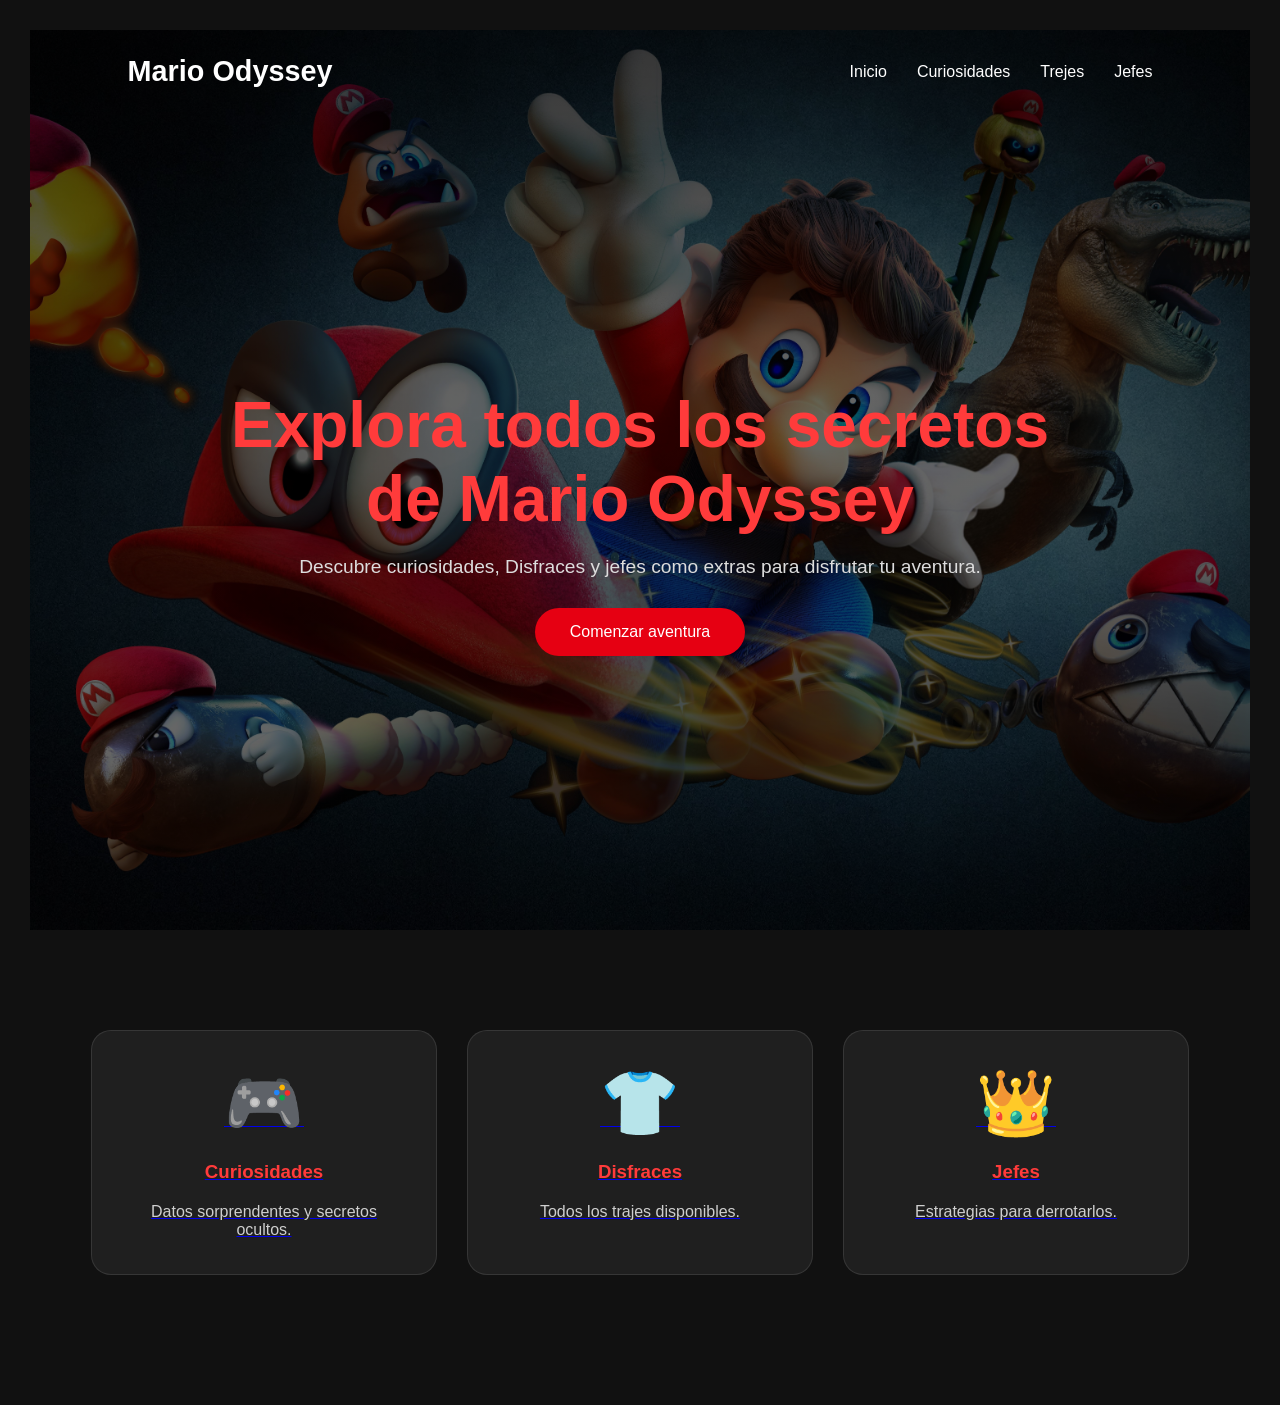
<file: mario odyssey/index.html>
<!DOCTYPE html>
<html lang="es">
<head>
<meta charset="UTF-8">
<meta name="viewport" content="width=device-width, initial-scale=1.0">
<title>Mario Odyssey Hub</title>
<link rel="stylesheet" href="style.css">
</head>
<body>

    <!-- HERO -->
    <section class="hero">

        <nav>
            <h2 class="logo">Mario Odyssey</h2>

            <ul>
                <li><a href="index.html">Inicio</a></li>
                <li><a href="paginas/curiosidades.html">Curiosidades</a></li>
                <li><a href="paginas/trajes.html">Trejes</a></li>
                <li><a href="paginas/jefes.html">Jefes</a></li>
            </ul>
        </nav>

        <div class="hero-content">
            <h1>Explora todos los secretos de Mario Odyssey</h1>
            <p>
                Descubre curiosidades, Disfraces y
                jefes como extras para disfrutar tu aventura.
            </p>

            <a href="#menu" class="btn">Comenzar aventura</a>
        </div>

    </section>

    <!-- TARJETAS DEL MENÚ -->
    <section id="menu" class="menu-cards">

        <div class="card">
            <a href="paginas/curiosidades.html">
                <span>🎮</span>
                <h3>Curiosidades</h3>
                <p>Datos sorprendentes y secretos ocultos.</p>
            </a>
        </div>

        <div class="card">
            <a href="paginas/trajes.html">
                <span>👕</span>
                <h3>Disfraces</h3>
                <p>Todos los trajes disponibles.</p>
            </a>
        </div>

        <div class="card">
            <a href="paginas/jefes.html">
                <span>👑</span>
                <h3>Jefes</h3>
                <p>Estrategias para derrotarlos.</p>
            </a>
        </div>

    </section>


</body>
</html>
</file>
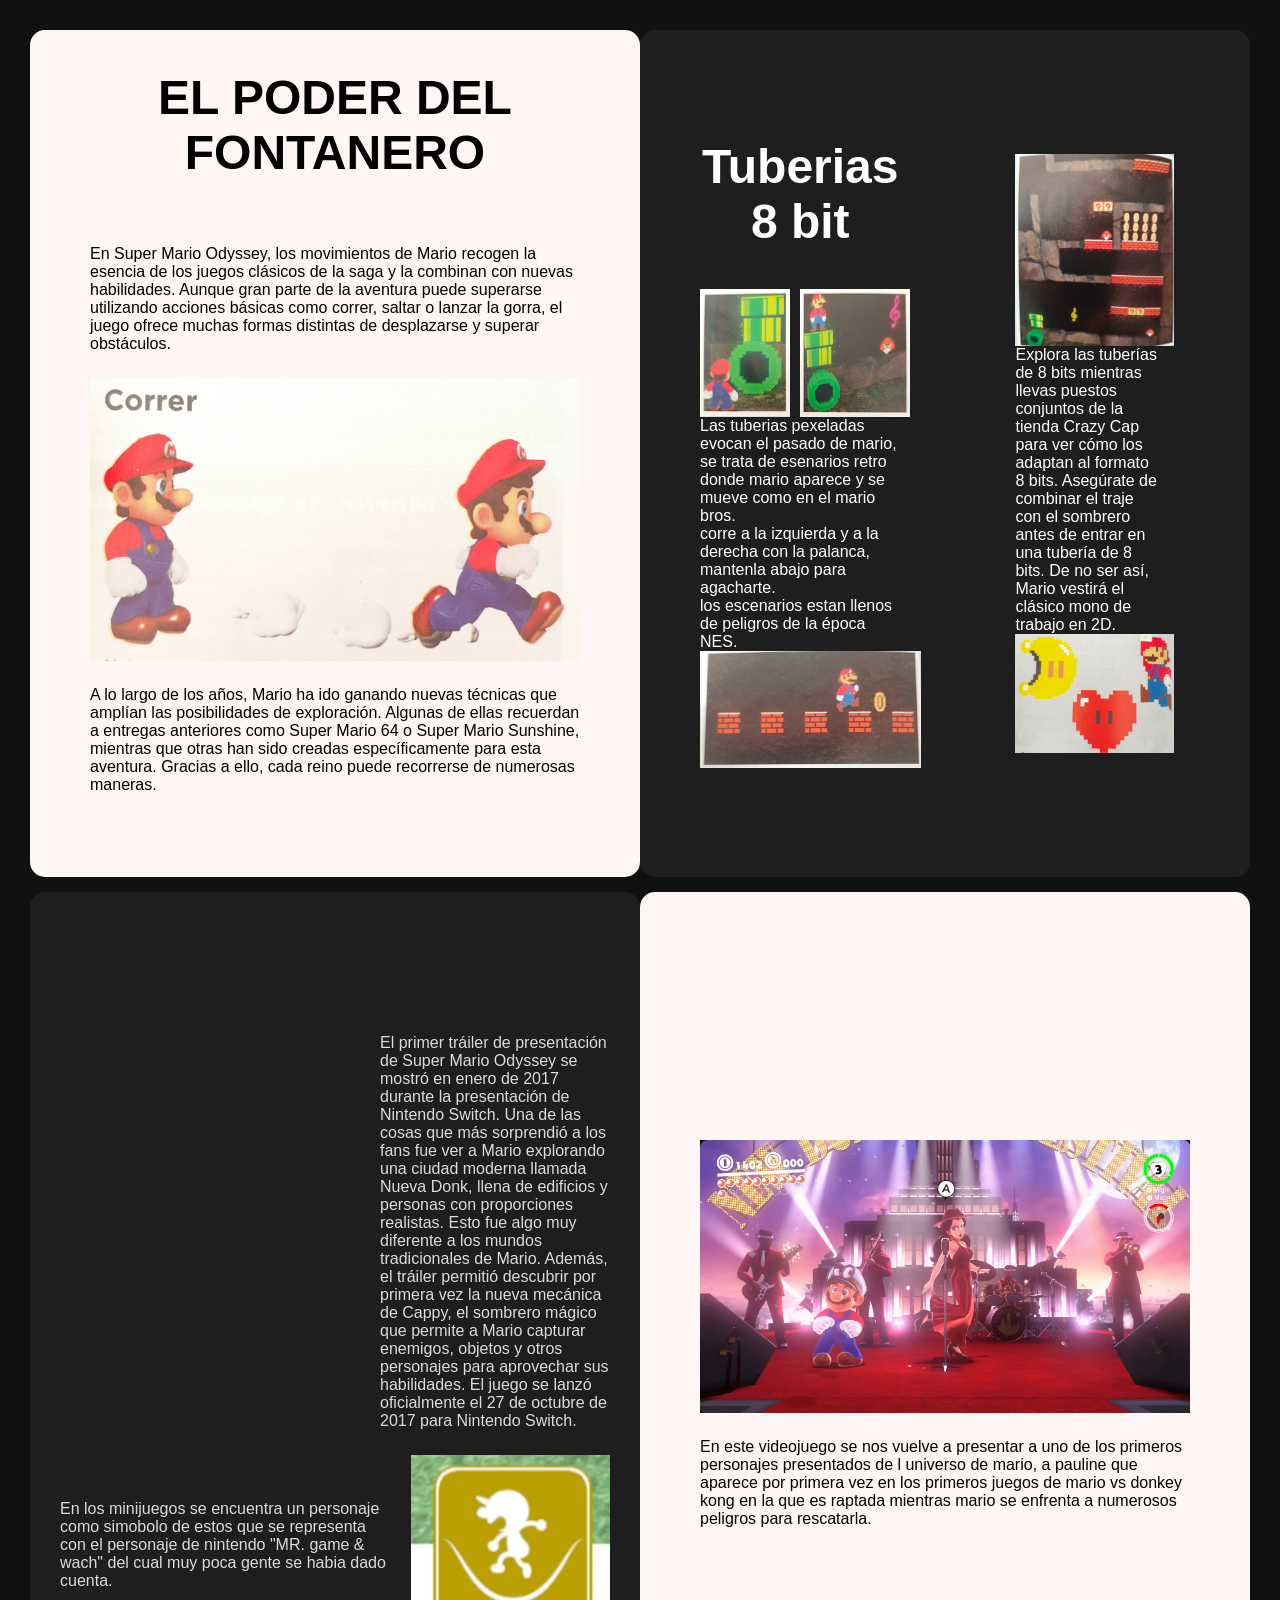
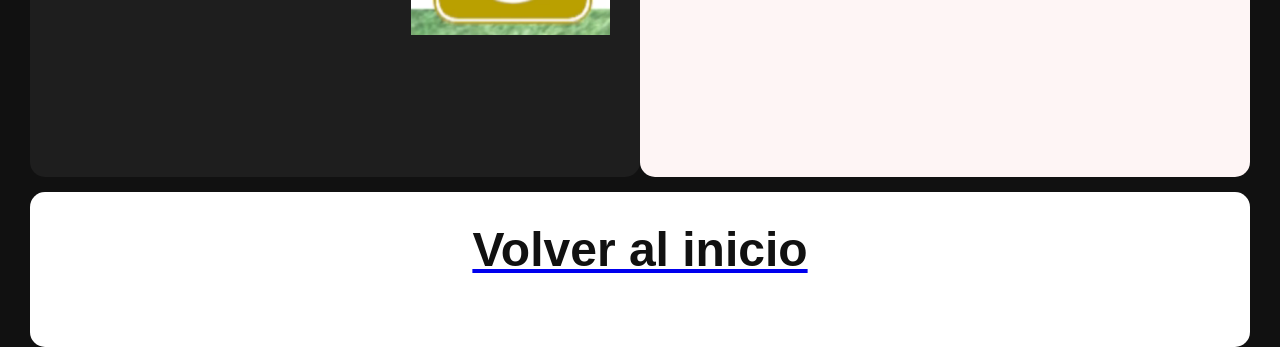
<file: mario odyssey/paginas/curiosidades.html>
<!DOCTYPE html>
<html lang="es">
<head>
    <meta charset="UTF-8">
    <meta name="viewport" content="width=device-width, initial-scale=1.0">
    <title>Curiosidades de mario odyssey</title>
    <link rel="stylesheet" href="../style.css">
</head>
<body>
   <div class="curiosidad-poder">

    <div class="poder-imagen">
        <h1>EL PODER DEL FONTANERO</h1>
        <p>En Super Mario Odyssey, los movimientos de Mario recogen la esencia de los juegos clásicos de la saga y la combinan con nuevas habilidades. Aunque gran parte de la aventura puede superarse utilizando acciones básicas como correr, saltar o lanzar la gorra, el juego ofrece muchas formas distintas de desplazarse y superar obstáculos. <br>
        </p>
        <img src="../imagenes/correr.png" alt="Mario corriendo" class="img-correr">
        <p>A lo largo de los años, Mario ha ido ganando nuevas técnicas que amplían las posibilidades de exploración. Algunas de ellas recuerdan a entregas anteriores como Super Mario 64 o Super Mario Sunshine, mientras que otras han sido creadas específicamente para esta aventura. Gracias a ello, cada reino puede recorrerse de numerosas maneras.</p> <br>
    </div>

    <div class="poder-texto">
        <div class="izquierda1">
            <h1>Tuberias 8 bit</h1>
            <div class="imagenes-tubo">
                <img src="../imagenes/tubo-1.png" alt="tuberia" class="img-tubo"> 
                <img src="../imagenes/tubo-2.png" alt="tuberia" class="img-tubo2">
            </div>
            <p>Las tuberias pexeladas evocan el pasado de mario, se trata de esenarios retro donde mario aparece y se mueve como en el mario bros. <br>
            corre a la izquierda y a la derecha con la palanca, mantenla abajo para agacharte. <br>
            los escenarios estan llenos de peligros de la época NES.</p>
            <img src="../imagenes/cuidado.png" alt="cuidado" class="img-cuidado">
        </div>
        <div class="derecha2">
            <img src="../imagenes/tubo-3.png" alt="tuberia" class="img-tubo3">
            <p>Explora las tuberías de 8 bits mientras llevas puestos conjuntos de la tienda Crazy Cap para ver cómo los adaptan al formato 8 bits. Asegúrate de combinar el traje con el sombrero antes de entrar en una tubería de 8 bits. De no ser así, Mario vestirá el clásico mono de trabajo en 2D.</p>
            <img src="../imagenes/extras.png" alt="extras" class="img-extras">
            <P></P>
        </div>
    </div>

    <div class="parte2">
        <div class="negro">
            <div class="contenido-superior">
                <iframe class="video-mario"
                    width="800"
                    height="450"
                    src="https://www.youtube.com/embed/5kcdRBHM7kM"
                    title="Vídeo de YouTube"
                    referrerpolicy="strict-origin-when-cross-origin"
                    allow="accelerometer; autoplay; clipboard-write; encrypted-media; gyroscope; picture-in-picture; web-share"
                    allowfullscreen>
                </iframe>
                <p>El primer tráiler de presentación de Super Mario Odyssey se mostró en enero de 2017 durante la presentación de Nintendo Switch. Una de las cosas que más sorprendió a los fans fue ver a Mario explorando una ciudad moderna llamada Nueva Donk, llena de edificios y personas con proporciones realistas. Esto fue algo muy diferente a los mundos tradicionales de Mario. Además, el tráiler permitió descubrir por primera vez la nueva mecánica de Cappy, el sombrero mágico que permite a Mario capturar enemigos, objetos y otros personajes para aprovechar sus habilidades. El juego se lanzó oficialmente el 27 de octubre de 2017 para Nintendo Switch.
                </p>
            </div>
            <div class="contenido-inferior">
                <p>En los minijuegos se encuentra un personaje como simobolo de estos que se representa con el personaje de nintendo "MR. game & wach" del cual muy poca gente se habia dado cuenta.</p>
                <img src="../imagenes/curiosidad1.png" alt="curiosidades" class="curiosidad1">
            </div>
            </div>
        
        <div class="blanco">
            <img src="../imagenes/pauline.png" alt="pauline" class="pauline1">
            <p class="texto-pauline">En este videojuego se nos vuelve a presentar a uno de los primeros personajes presentados de l universo de mario, a pauline que aparece por primera vez en los primeros juegos de mario vs donkey kong en la que es raptada mientras mario se enfrenta a numerosos peligros para rescatarla.</p>
        </div>
    </div>

    <section class="volver1">
    <a href="../index.html">
        <h1 class="letra-volver">Volver al inicio</h1>
    </a>
    </section>
</div>

</body>
</html>
</file>
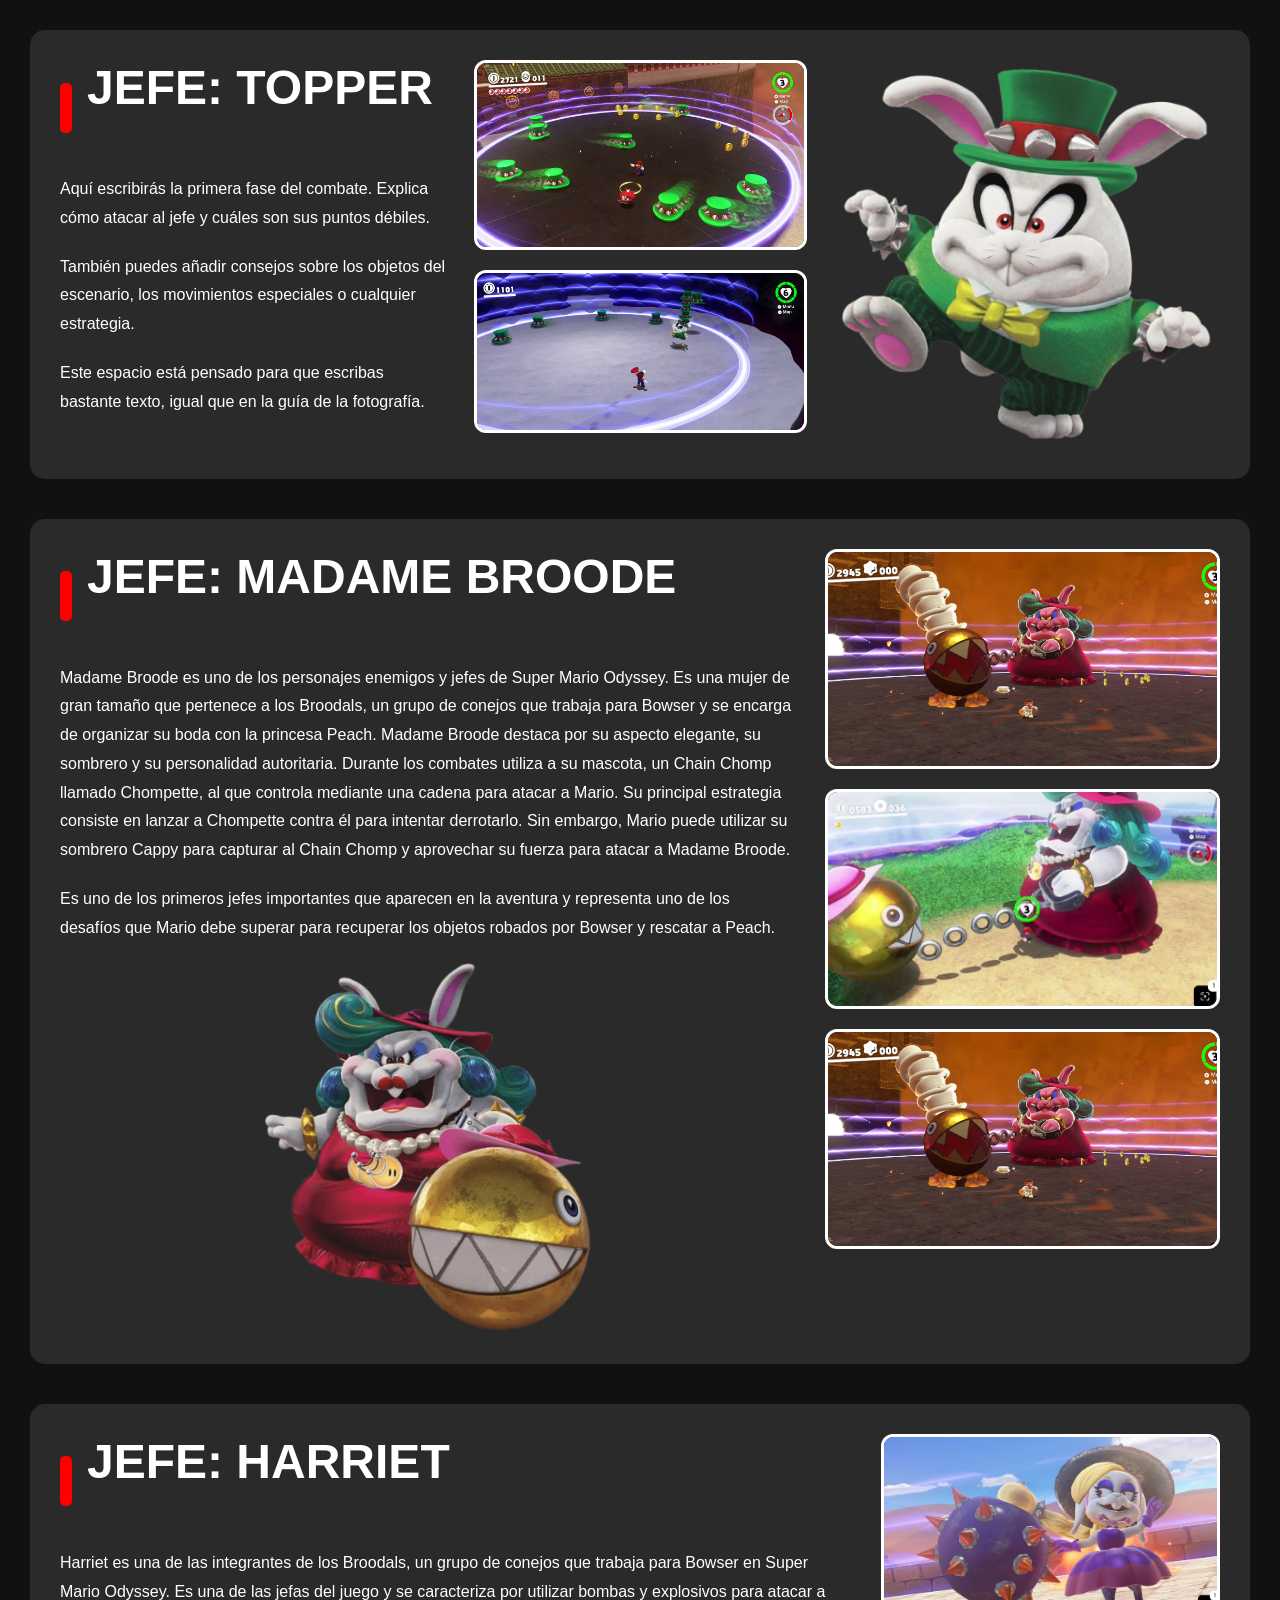
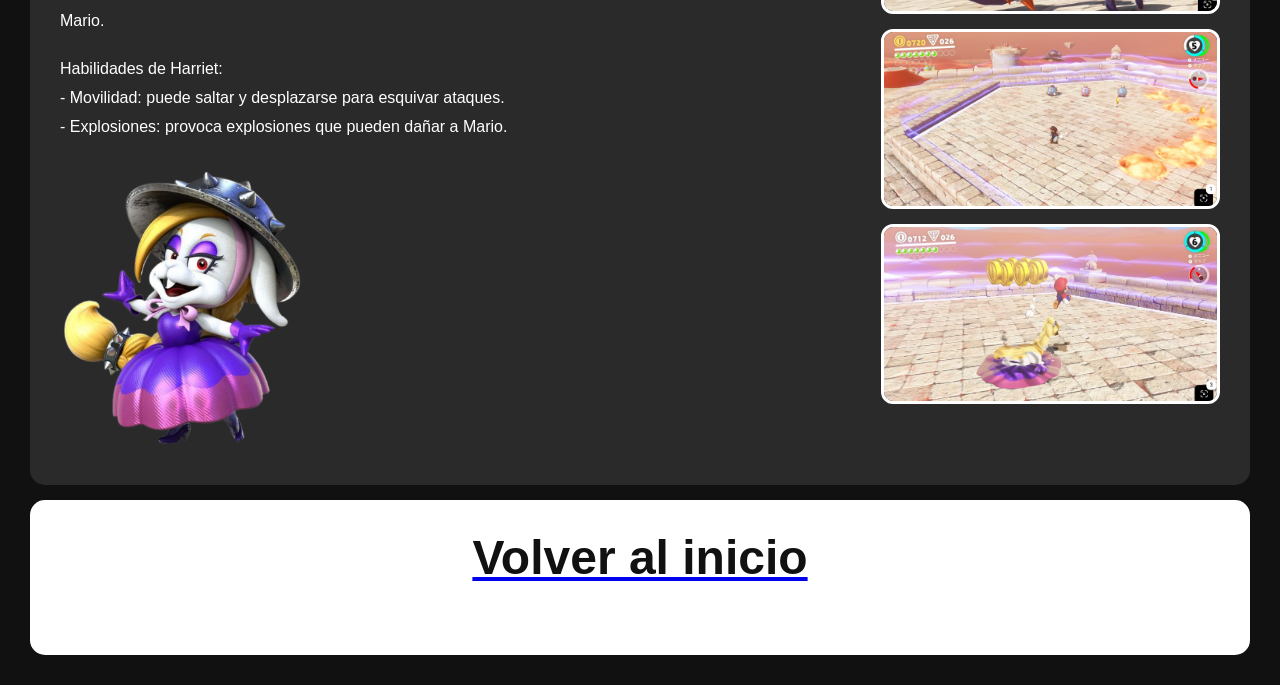
<file: mario odyssey/paginas/jefes.html>
<!DOCTYPE html>
<html lang="es">
<head>
<meta charset="UTF-8">
<meta name="viewport" content="width=device-width, initial-scale=1.0">
<title>Jefe Topper</title>
<link rel="stylesheet" href="../style.css">
</head>

<body>

<section class="jefe">

    <div class="info">

        <div class="titulo">
            <div class="barra"></div>
            <h1>JEFE: TOPPER</h1>
        </div>

        <p>
            Aquí escribirás la primera fase del combate.
            Explica cómo atacar al jefe y cuáles son sus puntos débiles.
        </p>

        <p>
            También puedes añadir consejos sobre los objetos del escenario,
            los movimientos especiales o cualquier estrategia.
        </p>

        <p>
            Este espacio está pensado para que escribas bastante texto,
            igual que en la guía de la fotografía.
        </p>

    </div>

    <div class="capturas">

        <img src="../imagenes/topper1.jpg" alt="Captura 1">

        <img src="../imagenes/topper2.png" alt="Captura 2">

    </div>

    <div class="jefe-img">

        <img src="../imagenes/jefe1-.png" alt="Jefe">

    </div>

</section>

<section class="jefe2">

        <div class="jefe2-izquierda">

            <div class="titulo">
                <div class="barra"></div>
                <h1>JEFE: MADAME BROODE</h1>
            </div>

            <p>
                Madame Broode es uno de los personajes enemigos y jefes de Super Mario Odyssey. Es una mujer de gran tamaño que pertenece a los Broodals, un grupo de conejos que trabaja para Bowser y se encarga de organizar su boda con la princesa Peach. Madame Broode destaca por su aspecto elegante, su sombrero y su personalidad autoritaria. Durante los combates utiliza a su mascota, un Chain Chomp llamado Chompette, al que controla mediante una cadena para atacar a Mario. Su principal estrategia consiste en lanzar a Chompette contra él para intentar derrotarlo. Sin embargo, Mario puede utilizar su sombrero Cappy para capturar al Chain Chomp y aprovechar su fuerza para atacar a Madame Broode. 
            </p>

            <p>
                Es uno de los primeros jefes importantes que aparecen en la aventura y representa uno de los desafíos que Mario debe superar para recuperar los objetos robados por Bowser y rescatar a Peach.
            </p>

            <div class="jefe2-principal">
                <img src="../imagenes/madame.png" alt="Madame Broode">
            </div>

        </div>

        <div class="jefe2-derecha">

            <img src="../imagenes/madame1.png" alt="Captura 1">

            <img src="../imagenes/madame2.png" alt="Captura 2">

            <img src="../imagenes/madame1.png" alt="Captura 3">

        </div>

</section>

<section class="jefe3">

    <div class="jefe3-texto">

        <div class="titulo">
            <div class="barra"></div>
            <h1>JEFE: HARRIET</h1>
        </div>

        <p>
            Harriet es una de las integrantes de los Broodals, un grupo de conejos que trabaja para Bowser en Super Mario Odyssey. Es una de las jefas del juego y se caracteriza por utilizar bombas y explosivos para atacar a Mario.
        </p>

        <p>
            Habilidades de Harriet: <br>
- Movilidad: puede saltar y desplazarse para esquivar ataques.<br>
- Explosiones: provoca explosiones que pueden dañar a Mario.<br>
        </p>


        <div class="harriet-img">
            <img src="../imagenes/harriet.png" alt="Harriet">
        </div>

    </div>

    <div class="harriet-capturas">

        <img src="../imagenes/harriet1.png" alt="Captura 1">

        <img src="../imagenes/harriet2.png" alt="Captura 2">

        <img src="../imagenes/harriet3.png" alt="Captura 3">


    </div>

</section>

<section class="volver">
    <a href="../index.html">
        <h1 class="letra-volver">Volver al inicio</h1>
    </a>
</section>

</body>
</html>
</file>
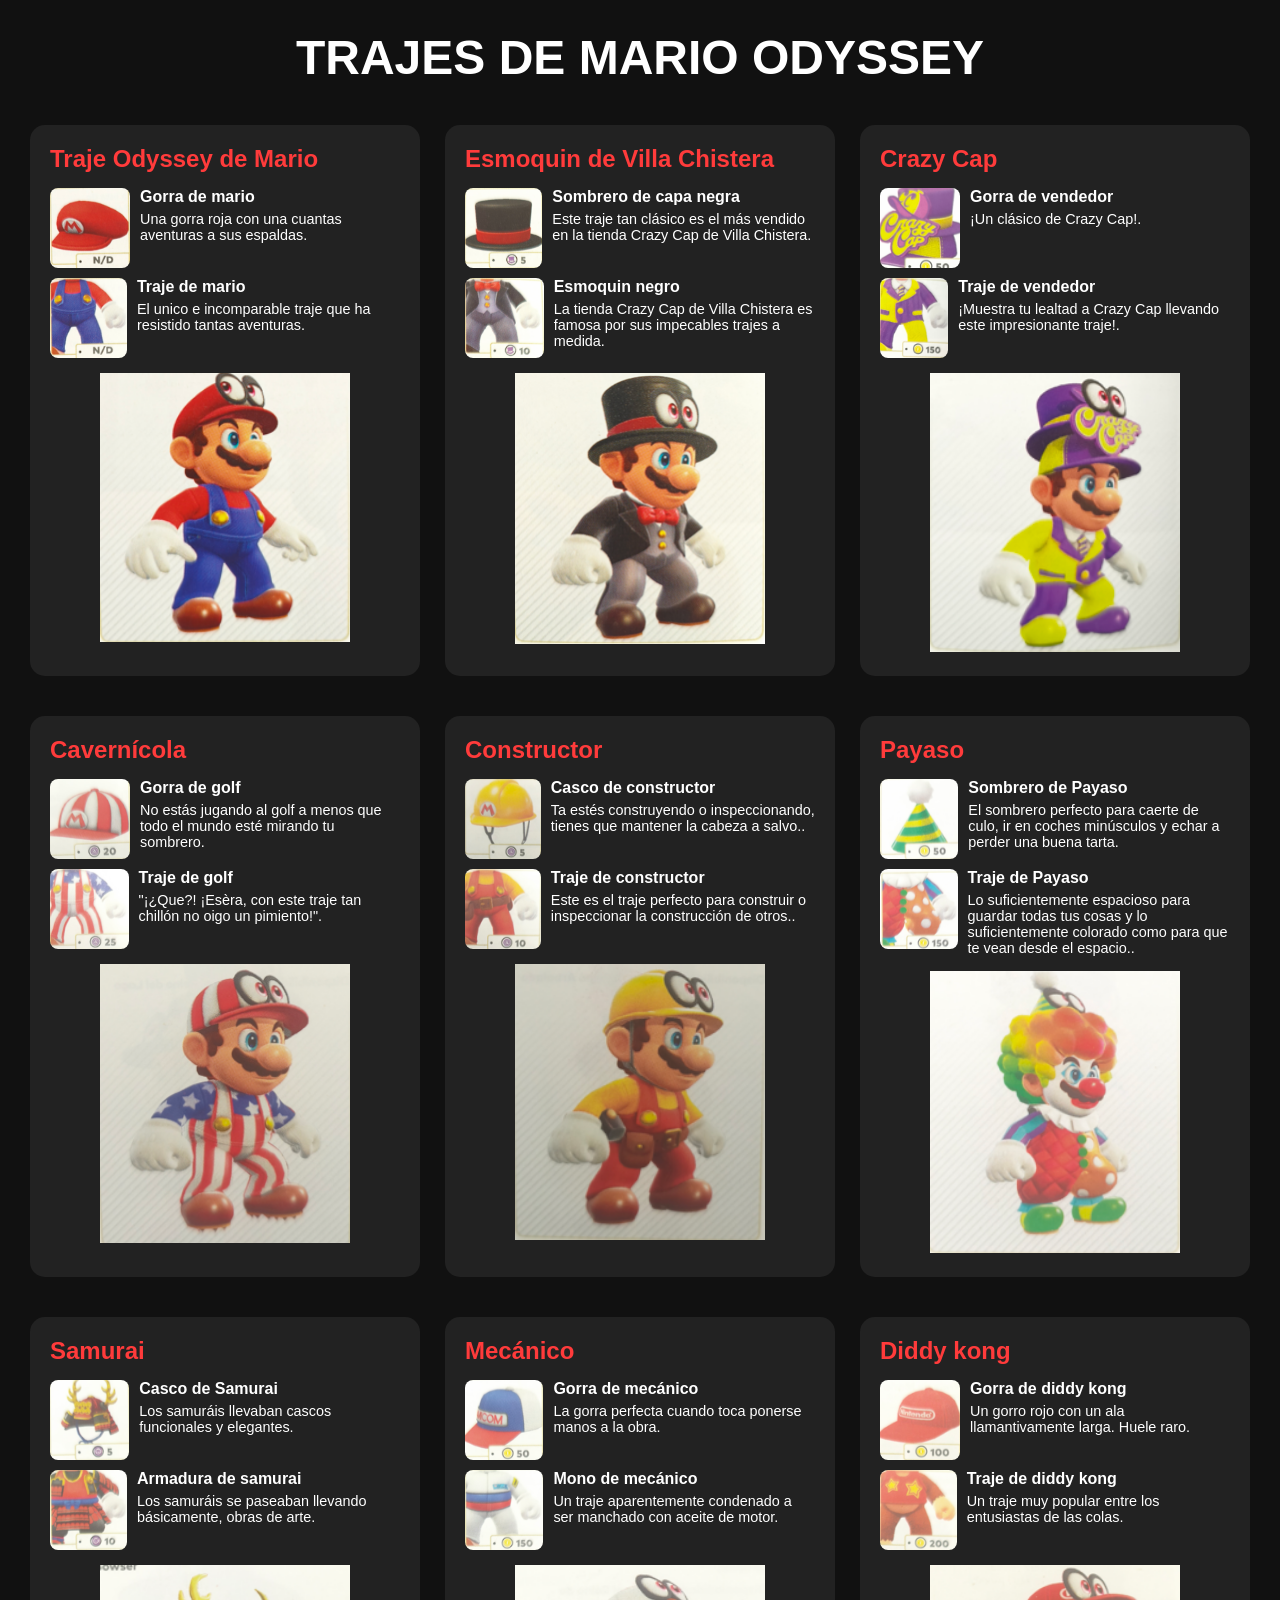
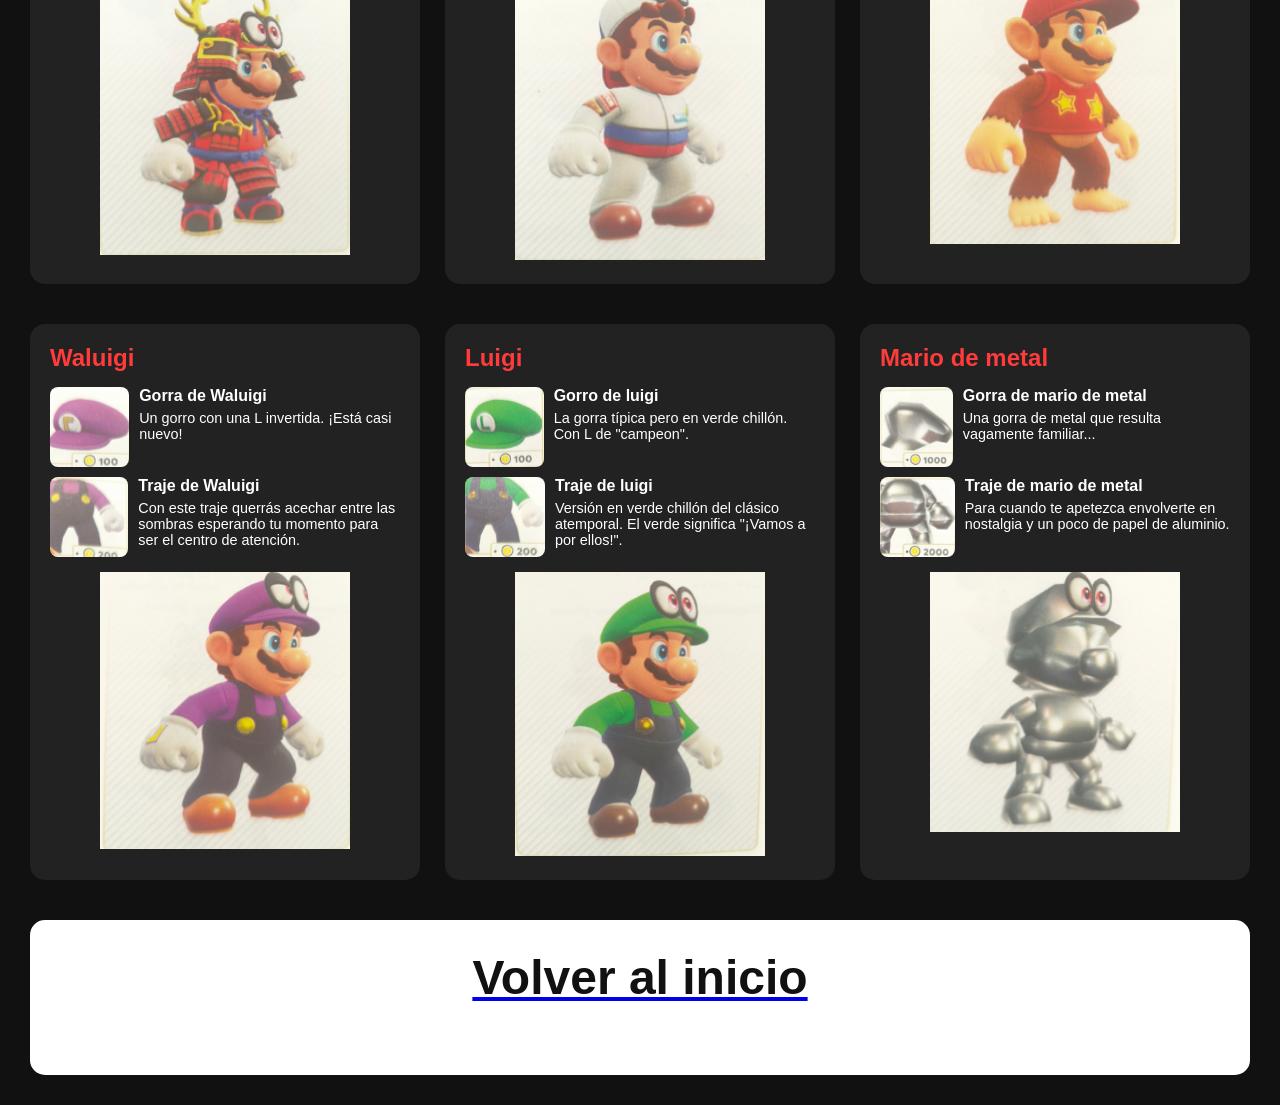
<file: mario odyssey/paginas/trajes.html>
<!DOCTYPE html>
<html lang="es">
<head>
<meta charset="UTF-8">
<title>Trajes de Mario Odyssey</title>
<link rel="stylesheet" href="../style.css">
</head>

<body>

<h1>TRAJES DE MARIO ODYSSEY</h1>

<!-- FILA 1 -->

<div class="fila-trajes">

    <div class="traje">

        <h2>Traje Odyssey de Mario</h2>

        <div class="item">
            <img src="../imagenes/trajes/sombrero1.png">
            <div class="item-info">
                <h3>Gorra de mario</h3>
                <p>Una gorra roja con una cuantas aventuras a sus espaldas.</p>
            </div>
        </div>

        <div class="item">
            <img src="../imagenes/trajes/camisa1.png">
            <div class="item-info">
                <h3>Traje de mario</h3>
                <p>El unico e incomparable traje que ha resistido tantas aventuras.</p>
            </div>
        </div>

        <div class="mario-traje">
            <img src="../imagenes/trajes/traje1.png">
        </div>

    </div>

    <div class="traje">

        <h2>Esmoquin de Villa Chistera</h2>

        <div class="item">
            <img src="../imagenes/trajes/sombrero2.png">
            <div class="item-info">
                <h3>Sombrero de capa negra</h3>
                <p>Este traje tan clásico es el más vendido en la tienda Crazy Cap de Villa Chistera.</p>
            </div>
        </div>

        <div class="item">
            <img src="../imagenes/trajes/camisa2.png">
            <div class="item-info">
                <h3>Esmoquin negro</h3>
                <p>La tienda Crazy Cap de Villa Chistera es famosa por sus impecables trajes a medida.</p>
            </div>
        </div>

        <div class="mario-traje">
            <img src="../imagenes/trajes/traje2.png">
        </div>

    </div>

    <div class="traje">

        <h2>Crazy Cap</h2>

        <div class="item">
            <img src="../imagenes/trajes/sombrero3.png">
            <div class="item-info">
                <h3>Gorra de vendedor</h3>
                <p>¡Un clásico de Crazy Cap!.</p>
            </div>
        </div>

        <div class="item">
            <img src="../imagenes/trajes/camisa3.png">
            <div class="item-info">
                <h3>Traje de vendedor</h3>
                <p>¡Muestra tu lealtad a Crazy Cap llevando este impresionante traje!.</p>
            </div>
        </div>

        <div class="mario-traje">
            <img src="../imagenes/trajes/traje3.png">
        </div>

    </div>

</div>

<div class="fila-trajes">

    <div class="traje">

        <h2>Cavernícola</h2>

        <div class="item">
            <img src="../imagenes/trajes/sombrero4.png">
            <div class="item-info">
                <h3>Gorra de golf</h3>
                <p>No estás jugando al golf a menos que todo el mundo esté mirando tu sombrero.</p>
            </div>
        </div>

        <div class="item">
            <img src="../imagenes/trajes/camisa4.png">
            <div class="item-info">
                <h3>Traje de golf</h3>
                <p>"¡¿Que?! ¡Esèra, con este traje tan chillón no oigo un pimiento!".</p>
            </div>
        </div>

        <div class="mario-traje">
            <img src="../imagenes/trajes/traje4.png">
        </div>

    </div>

    <div class="traje">

        <h2>Constructor</h2>

        <div class="item">
            <img src="../imagenes/trajes/sombrero5.png">
            <div class="item-info">
                <h3>Casco de constructor</h3>
                <p>Ta estés construyendo o inspeccionando, tienes que mantener la cabeza a salvo..</p>
            </div>
        </div>

        <div class="item">
            <img src="../imagenes/trajes/camisa5.png">
            <div class="item-info">
                <h3>Traje de constructor</h3>
                <p>Este es el traje perfecto para construir o inspeccionar la construcción de otros..</p>
            </div>
        </div>

        <div class="mario-traje">
            <img src="../imagenes/trajes/traje5.png">
        </div>

    </div>

    <div class="traje">

        <h2>Payaso</h2>

        <div class="item">
            <img src="../imagenes/trajes/sombrero6.png">
            <div class="item-info">
                <h3>Sombrero de Payaso</h3>
                <p>El sombrero perfecto para caerte de culo, ir en coches minúsculos y echar a perder una buena tarta.</p>
            </div>
        </div>

        <div class="item">
            <img src="../imagenes/trajes/camisa6.png">
            <div class="item-info">
                <h3>Traje de Payaso</h3>
                <p>Lo suficientemente espacioso para guardar todas tus cosas y lo suficientemente colorado como para que te vean desde el espacio..</p>
            </div>
        </div>

        <div class="mario-traje">
            <img src="../imagenes/trajes/traje6.png">
        </div>

    </div>

</div>


<div class="fila-trajes">

    <div class="traje">

        <h2>Samurai</h2>

        <div class="item">
            <img src="../imagenes/trajes/sombrero7.png">
            <div class="item-info">
                <h3>Casco de Samurai</h3>
                <p>Los samuráis llevaban cascos funcionales y elegantes.</p>
            </div>
        </div>

        <div class="item">
            <img src="../imagenes/trajes/camisa7.png">
            <div class="item-info">
                <h3>Armadura de samurai</h3>
                <p>Los samuráis se paseaban llevando básicamente, obras de arte.</p>
            </div>
        </div>

        <div class="mario-traje">
            <img src="../imagenes/trajes/traje7.png">
        </div>

    </div>

    <div class="traje">

        <h2>Mecánico</h2>

        <div class="item">
            <img src="../imagenes/trajes/sombrero8.png">
            <div class="item-info">
                <h3>Gorra de mecánico</h3>
                <p>La gorra perfecta cuando toca ponerse manos a la obra.</p>
            </div>
        </div>

        <div class="item">
            <img src="../imagenes/trajes/camisa8.png">
            <div class="item-info">
                <h3>Mono de mecánico</h3>
                <p>Un traje aparentemente condenado a ser manchado con aceite de motor.</p>
            </div>
        </div>

        <div class="mario-traje">
            <img src="../imagenes/trajes/traje8.png">
        </div>

    </div>

    <div class="traje">

        <h2>Diddy kong</h2>

        <div class="item">
            <img src="../imagenes/trajes/sombrero9.png">
            <div class="item-info">
                <h3>Gorra de diddy kong</h3>
                <p>Un gorro rojo con un ala llamantivamente larga. Huele raro.</p>
            </div>
        </div>

        <div class="item">
            <img src="../imagenes/trajes/camisa9.png">
            <div class="item-info">
                <h3>Traje de diddy kong</h3>
                <p>Un traje muy popular entre los entusiastas de las colas.</p>
            </div>
        </div>

        <div class="mario-traje">
            <img src="../imagenes/trajes/traje9.png">
        </div>

    </div>

    

</div>

<div class="fila-trajes">

    <div class="traje">

        <h2>Waluigi</h2>

        <div class="item">
            <img src="../imagenes/trajes/sombrero10.png">
            <div class="item-info">
                <h3>Gorra de Waluigi</h3>
                <p>Un gorro con una L invertida. ¡Está casi nuevo!</p>
            </div>
        </div>

        <div class="item">
            <img src="../imagenes/trajes/camisa10.png">
            <div class="item-info">
                <h3>Traje de Waluigi</h3>
                <p>Con este traje querrás acechar entre las sombras esperando tu momento para ser el centro de atención.</p>
            </div>
        </div>

        <div class="mario-traje">
            <img src="../imagenes/trajes/traje10.png">
        </div>

    </div>

    <div class="traje">

        <h2>Luigi</h2>

        <div class="item">
            <img src="../imagenes/trajes/sombrero11.png">
            <div class="item-info">
                <h3>Gorro de luigi</h3>
                <p>La gorra típica pero en verde chillón. Con L de "campeon".</p>
            </div>
        </div>

        <div class="item">
            <img src="../imagenes/trajes/camisa11.png">
            <div class="item-info">
                <h3>Traje de luigi</h3>
                <p>Versión en verde chillón del clásico atemporal. El verde significa "¡Vamos a por ellos!".</p>
            </div>
        </div>

        <div class="mario-traje">
            <img src="../imagenes/trajes/traje11.png">
        </div>

    </div>

    <div class="traje">

        <h2>Mario de metal</h2>

        <div class="item">
            <img src="../imagenes/trajes/sombrero12.png">
            <div class="item-info">
                <h3>Gorra de mario de metal</h3>
                <p>Una gorra de metal que resulta vagamente familiar...</p>
            </div>
        </div>

        <div class="item">
            <img src="../imagenes/trajes/camisa12.png">
            <div class="item-info">
                <h3>Traje de mario de metal</h3>
                <p>Para cuando te apetezca envolverte en nostalgia y un poco de papel de aluminio.</p>
            </div>
        </div>

        <div class="mario-traje">
            <img src="../imagenes/trajes/traje12.png">
        </div>

    </div>

    

</div>

<section class="volver">
    <a href="../index.html">
        <h1 class="letra-volver">Volver al inicio</h1>
    </a>
    </section>
</body>
</html>
</file>
<file: mario odyssey/style.css>
/*--------------------pagina principal index-------------------------*/
*{
    margin:0;
    padding:0;
    box-sizing:border-box;
    font-family:"Segoe UI",sans-serif;
}

body{
    background:#111;
}

/* HERO */


.hero-content h1{
    color: #ff3b3b; /* rojo Mario */
}

.hero{
    min-height:100vh;

    background:
    linear-gradient(
    rgba(0,0,0,.6),
    rgba(0,0,0,.6)),
    url("imagenes/fondo-mario.jpg");

    background-size:cover;
    background-position:center;

    display:flex;
    flex-direction:column;
}

nav{
    display:flex;
    justify-content:space-between;
    align-items:center;

    padding:25px 8%;
}

.logo{
    font-size:1.8rem;
}

nav ul{
    display:flex;
    list-style:none;
    gap:30px;
}

nav a{
    color:white;
    text-decoration:none;
}

.hero-content{
    flex:1;

    display:flex;
    flex-direction:column;
    justify-content:center;
    align-items:center;

    text-align:center;
    padding:20px;
}

.hero-content h1{
    max-width:900px;
    font-size:4rem;
    margin-bottom:20px;
}

.hero-content p{
    max-width:700px;
    font-size:1.2rem;
    color:#ddd;
}

.btn{
    margin-top:30px;

    text-decoration:none;
    color:white;

    background:#e60012;
    padding:15px 35px;

    border-radius:40px;

    transition:.3s;
}

.btn:hover{
    transform:translateY(-4px);
    background:#ff2134;
}

/* CONTENEDORES */

.menu-cards{
    width:90%;
    max-width:1400px;

    margin:auto;
    padding:100px 0;

    display:grid;
    grid-template-columns:repeat(auto-fit,minmax(280px,1fr));
    gap:30px;
}

.card{
    background:#1f1f1f;

    border-radius:20px;

    padding:35px;
    text-align:center;

    transition:.4s;

    border:1px solid rgba(255,255,255,.1);
}

.card:hover{
    transform:translateY(-10px);
    box-shadow:0 15px 40px rgba(230,0,18,.5);            /*transformador, visulmente queda mejor*/
}

.card span{
    font-size:4rem;
}

.card h3{
    margin:20px 0;
    color:#ff3b3b;
}

.card p{
    color:#cfcfcf;
}


/* ---------------------pagina de curiosidades---------------------- */

.curiosidad-poder{
    display: flex;
    flex-wrap: wrap;
    width: 100%;
    height: 100vh;
}

.poder-imagen{
    width: 50%;
    background: rgb(254, 245, 245);             /*hago dos contenedores en blanco y negro que dividen la pantalla*/
    padding: 40px 60px;

    display: flex;
    border-radius: 15px;
    gap:25px;
    flex-direction: column;
    justify-content: center;
}
.poder-imagen p{
    color: black;
}
.poder-imagen h1{
    color: black;
}

.poder-texto{
    width: 50%;
    background: #1e1e1e;
    color: rgb(221, 220, 220);

    padding: 20px 30px;

    display: flex;
    border-radius: 15px;
    gap:25px;
    flex-direction: row;
    justify-content: center;
}

.izquierda1{
    width: 50%;
    background: #1e1e1e;
    color: white;                               
    padding: 20px 30px;

    display: flex;
    flex-direction: column;
    justify-content: center;
}

.derecha2{
    width: 50%;
    background: #1e1e1e;
    color: white;

    padding: 40px 60px;

    display: flex;
    flex-direction: column;
    justify-content: center;
}

.imagenes-tubo{
    display: flex;
    gap: 10px;
}

.img-tubo,
.img-tubo2{
    width: 50%;
    height: auto;
}


.img-correr{
    width: 100%;
}

.img-tubo{
    width: 45%;
}
.img-tubo2{
    width: 55%;
}
.img-tubo3{
    width: 110%;
}
.img-extras{
    width: 110%
}
.img-cuidado{
    width: 110%;
}
    
.volver1{
    background:#ffffff;
    border-radius:15px;
    padding:30px;

    width:100%;

    display:flex;
    justify-content:center;
    align-items:center;

    margin-top:15px;
}


.parte2{
    display: flex;
    flex-wrap: wrap;
    width: 100%;
    height: 100vh;
}

.blanco{
    width: 50%;
    background: rgb(254, 245, 245);                 /*dos contenedores blanco y negro pero de abajo*/
    padding: 40px 60px;

    display: flex;
    gap:25px;
    border-radius: 15px;
    margin-top: 15px;
    flex-direction: column;
    justify-content: center;
}

.texto-pauline{
    color: black;
}

.negro{
    width: 50%;
    background: #1e1e1e;
    color: rgb(221, 220, 220);

    padding: 20px 30px;

    display: flex;
    gap:25px;
    border-radius: 15px;
    margin-top: 15px;
    flex-direction: column;
    justify-content: center;
}
.video-mario{
    width: 70%;
    height: 300px;
    border: none;
}

.curiosidad1 {
  width: 200px;
  height: 180px;
}

.contenido-superior {
    display: flex;
    gap: 20px;
    align-items: flex-start;
}

.contenido-inferior{
    display: flex;
    gap: 20px;
    align-items: center;
}







/*--------------------------pagina de jefes-----------------------------*/

body{
    background:#111;
    color:white;
    padding:30px;
}

/* CONTENEDOR PRINCIPAL */
/*priemer jefe*/

.jefe{
    background:#2a2a2a;
    border-radius:15px;
    padding:30px;

    display:flex;
    gap:25px;
}

/* COLUMNA IZQUIERDA */

.info{
    width:35%;
}

.titulo{
    display:flex;
    align-items:center;
    gap:15px;
    margin-bottom:20px;
}

.barra{
    width:12px;
    height:50px;
    background:red;
    border-radius:5px;
}

.titulo h1{
    font-size:3rem;
}

.info p{
    line-height:1.8;
    margin-bottom:20px;
}

/* CENTRO */

.capturas{
    width:30%;

    display:flex;
    flex-direction:column;
    gap:20px;
}

.capturas img{
    width:100%;
    border-radius:12px;
    border:3px solid white;
}

/* DERECHA */

.jefe-img{
    width:35%;

    display:flex;
    justify-content:center;
    align-items:flex-end;
}

.jefe-img img{
    width:100%;
    max-width:400px;
}

/* PARTE INFERIOR */

.reino{
    margin-top:30px;

    background:white;
    color:black;

    padding:30px;
    border-radius:15px;
}

.reino h2{
    font-size:3rem;
    margin-bottom:15px;
}

.reino p{
    line-height:1.8;
}

/* ========================= */
/* MADAME BROODE */
/* ========================= */

.jefe2{
    background:#2a2a2a;
    border-radius:15px;
    padding:30px;

    margin-top:40px;

    display:flex;
    gap:30px;
}

.jefe2-izquierda{
    width:65%;
}

.jefe2-izquierda p{
    line-height:1.8;
    margin-bottom:20px;
}

.jefe2-derecha{
    width:35%;

    display:flex;
    flex-direction:column;
    gap:20px;
}

.jefe2-derecha img{
    width:100%;
    height:220px;
    object-fit:cover;

    border-radius:12px;
    border:3px solid white;
}

.jefe2-principal{
    margin-top:20px;
    text-align:center;
}

.jefe2-principal img{
    width:50%;
    max-width:550px;
}

/* ========================= */
/* HARRIET */
/* ========================= */

.jefe3{
    background:#2a2a2a;
    border-radius:15px;
    padding:30px;

    margin-top:40px;

    display:flex;
    gap:30px;
}

.jefe3-texto{
    width:70%;
}

.jefe3-texto p{
    line-height:1.8;
    margin-bottom:20px;
}

.harriet-img{
    margin-top:25px;
    text-align:left;
}

.harriet-img img{
    width:250px;
}

.harriet-capturas{
    width:30%;

    display:flex;
    flex-direction:column;
    gap:15px;
}

.harriet-capturas img{
    width:100%;
    height:180px;
    object-fit:cover;

    border-radius:12px;
    border:3px solid white;
}

.volver{
    background: #ffffff;
    border-radius: 15px;
    padding: 30px;

    width: 100%;
    margin-top: 0;

    display: flex;
    margin-top: 15px;
    justify-content: center;
    align-items: center;
}

.letra-volver{
    color:#111
}

/*--------------------------pagina de trajes-----------------------------*/


body{
    background:#111;
    color:white;
    padding:30px;
}

h1{
    text-align:center;
    font-size:3rem;
    margin-bottom:40px;
}

/* FILA DE TRAJES */

.fila-trajes{
    display:flex;
    gap:25px;
    margin-bottom:40px;
}

/* TARJETA */

.traje{
    flex:1;
    background:#222;
    border-radius:15px;
    padding:20px;
}

.traje h2{
    margin-bottom:15px;
    color:#ff3b3b;
}

.item{
    display:flex;
    gap:10px;
    margin-bottom:10px;
}

.item img{
    width:80px;
    height:80px;
    object-fit:cover;
    border-radius:8px;
}

.item-info h3{
    font-size:1rem;
    margin-bottom:5px;
}

.item-info p{
    font-size:0.9rem;
}

.mario-traje{
    margin-top:15px;
    text-align:center;
}

.mario-traje img{
    width:250px;
    max-width:100%;
}


/*-------------------------RESPONSIVE TABLET------------------------------------*/


@media (max-width: 1024px){

    .hero-content h1{
        font-size:3rem;
    }

    .curiosidad-poder,
    .parte2{
        height:auto;
    }

    .poder-imagen,
    .poder-texto,
    .blanco,
    .negro{
        width:100%;
    }

    .fila-trajes{
        flex-wrap:wrap;
    }

    .traje{
        min-width:300px;
    }

    .jefe,
    .jefe2,
    .jefe3{
        flex-direction:column;
    }

    .info,
    .capturas,
    .jefe-img,
    .jefe2-izquierda,
    .jefe2-derecha,
    .jefe3-texto,
    .harriet-capturas{
        width:100%;
    }

    .video-mario{
        width:100%;
    }
}


/*--------------------------RESPONSIVE MÓVIL------------------------------*/

@media (max-width: 768px){

    nav{
        flex-direction:column;
        gap:20px;
    }

    nav ul{
        flex-direction:column;
        text-align:center;
        gap:15px;
    }

    .hero-content h1{
        font-size:2.2rem;
    }

    .hero-content p{
        font-size:1rem;
    }

    .poder-texto{
        flex-direction:column;
    }

    .izquierda1,
    .derecha2{
        width:100%;
        padding:20px;
    }

    .contenido-superior,
    .contenido-inferior{
        flex-direction:column;
    }

    .video-mario{
        width:100%;
        height:250px;
    }

    .curiosidad1{
        width:100%;
        max-width:300px;
        height:auto;
    }

    .img-tubo3,
    .img-extras,
    .img-cuidado{
        width:100%;
    }

    .titulo h1{
        font-size:2rem;
    }

    h1{
        font-size:2rem;
    }

    .jefe2-principal img{
        width:100%;
    }

    .harriet-img img{
        width:100%;
        max-width:250px;
    }

    .mario-traje img{
        width:180px;
    }
}
</file>
